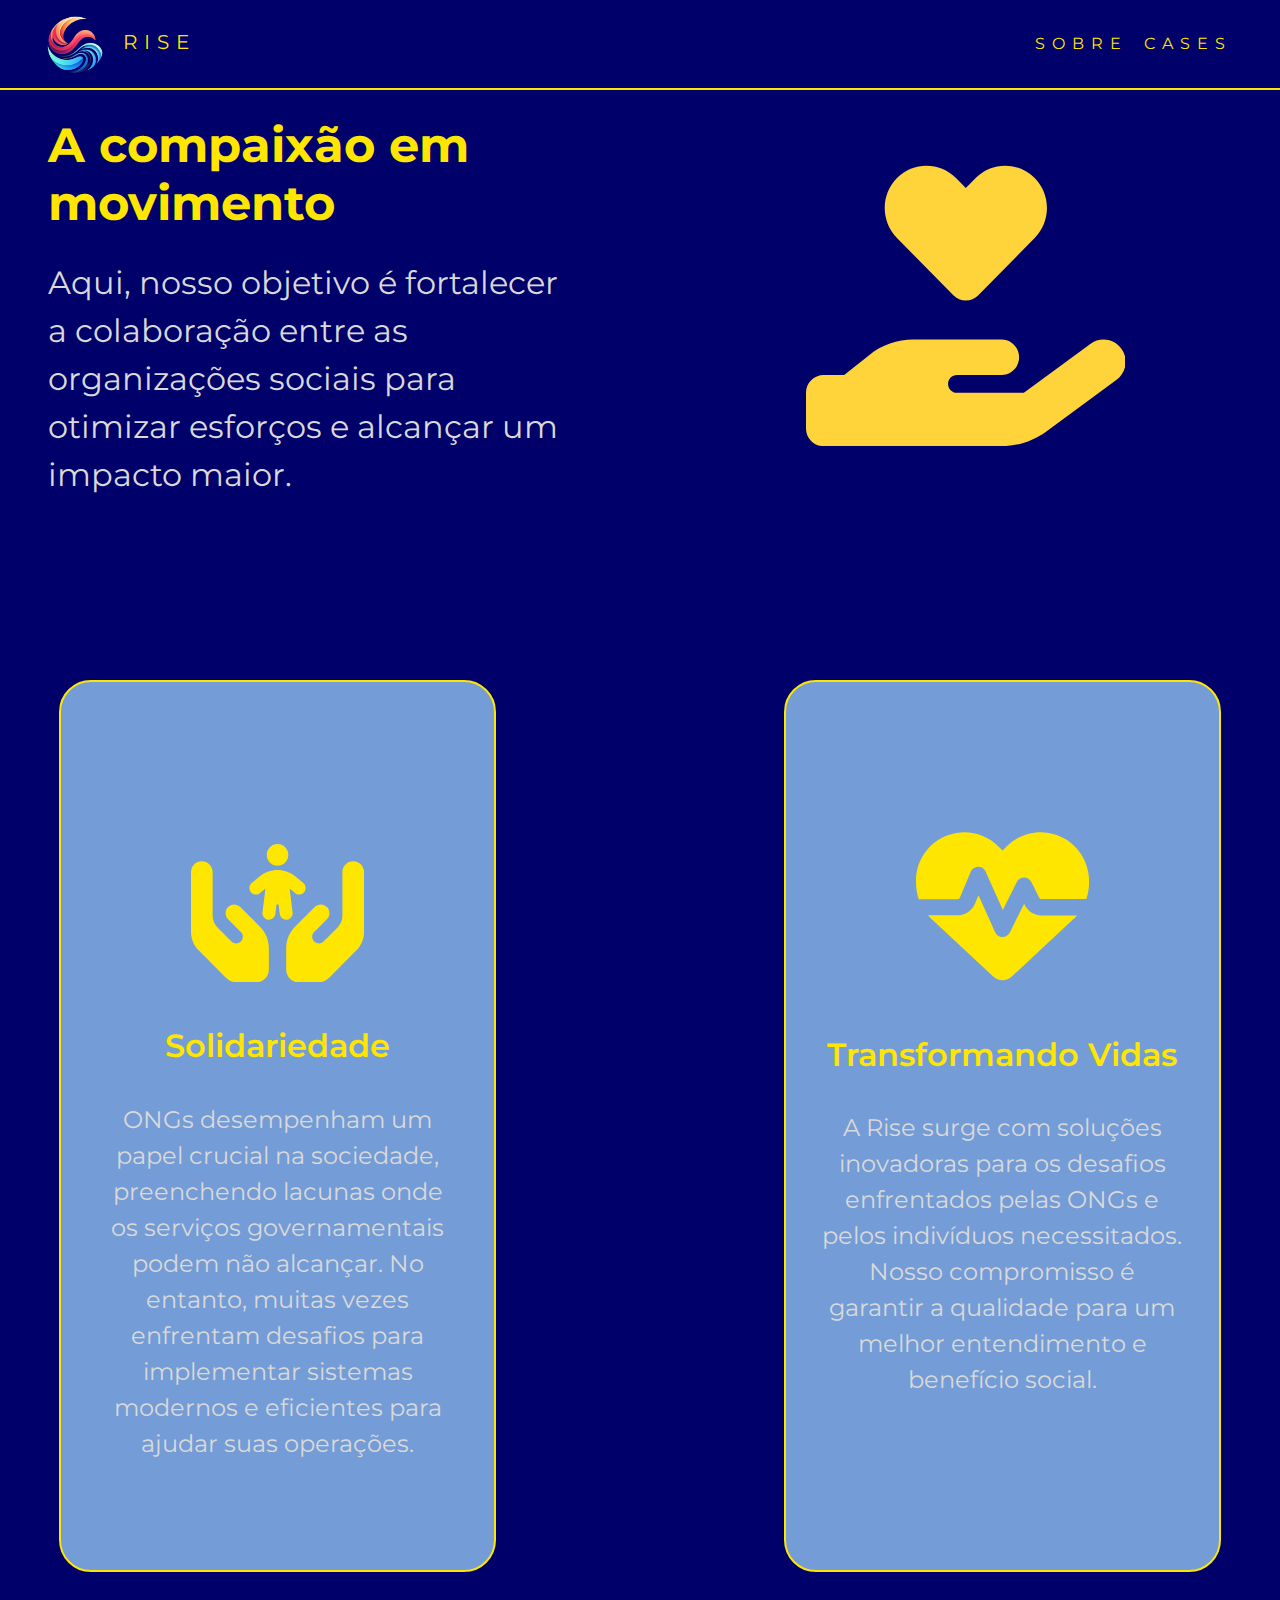
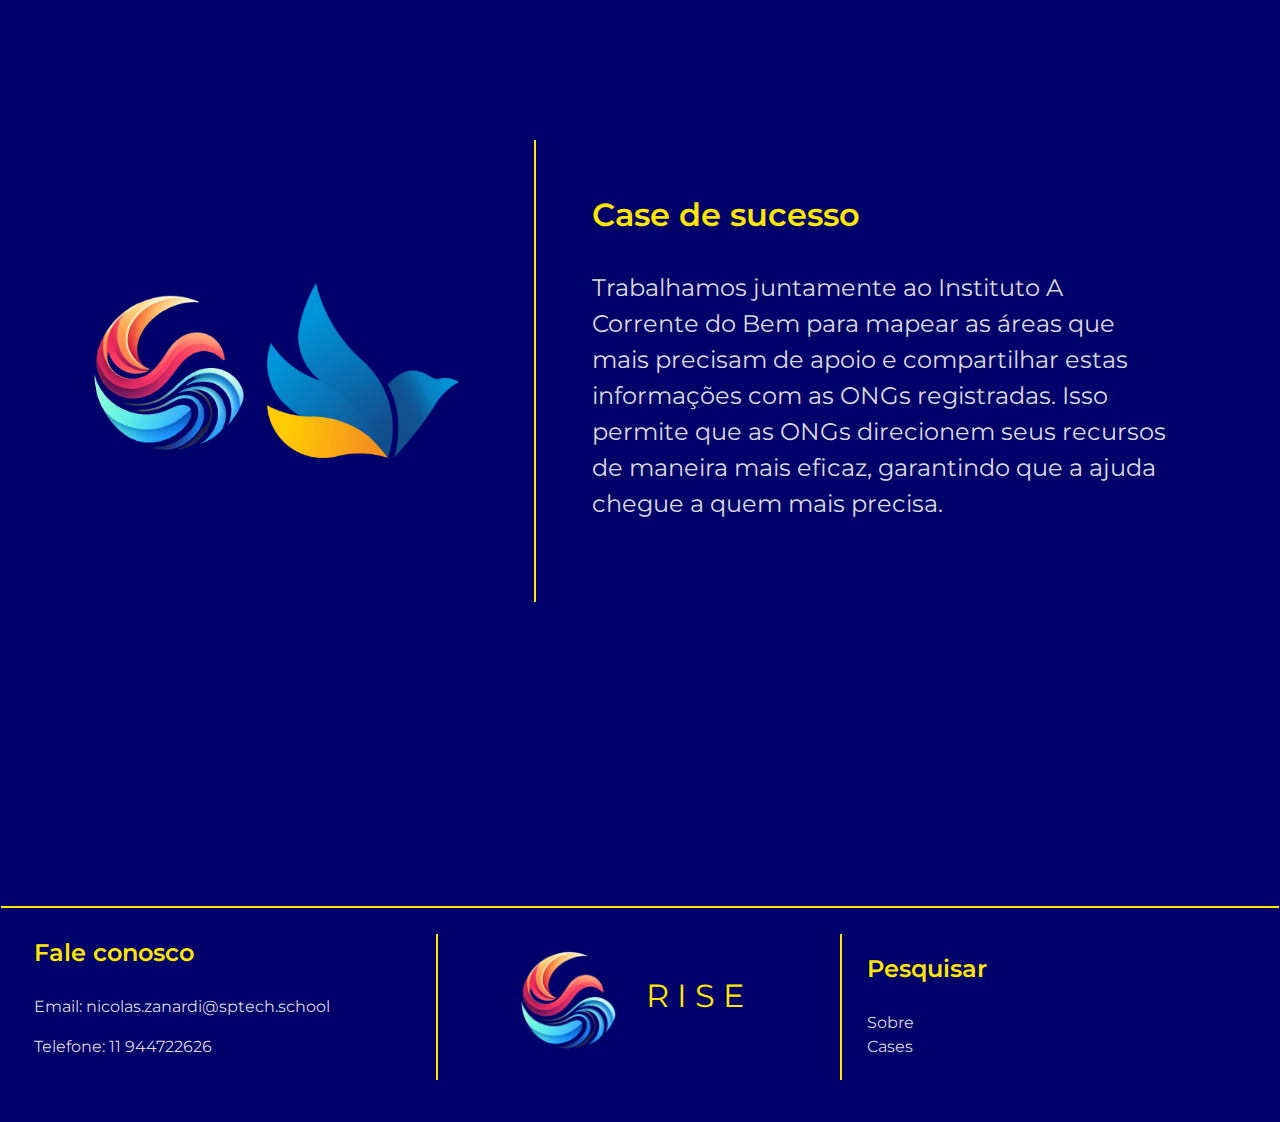
<file: public/index.html>
<!DOCTYPE html>
<html lang="en">

<head>
    <meta charset="UTF-8">
    <meta name="viewport" content="width=device-width, initial-scale=1.0">
    <link rel="icon" href="images/logo.ico">
    <title>Rise</title>
    <link rel="stylesheet" href="css/bootstrap/bootstrap.css">
    <link rel="stylesheet" href="css/bootstrap/bootstrap-reboot.css">
    <link rel="stylesheet" href="css/bootstrap/bootstrap-grid.css">
    <link rel="stylesheet" href="css/style.css">
</head>

<body>
    <nav class="navbar navbar-expand-lg navbar-dark bg-blue escritaLogo">
        <a class="navbar-brand escritaLogo" href="#">
            <img src="images/logo.ico" width="70" height="70" class="d-inline-block align-middle" alt="">
            RISE
        </a>
        <button class="navbar-toggler" type="button" data-toggle="collapse" data-target="#navbarNav"
            aria-controls="navbarNav" aria-expanded="false" aria-label="Toggle navigation">
            <span class="navbar-toggler-icon"></span>
        </button>
        <div class="collapse navbar-collapse colorList" id="navbarNav">
            <ul class="navbar-nav ml-auto colorList">
                <li class="nav-item active">
                    <a class="nav-link" href="#cardSobre"">SOBRE</a>
                </li>
                <li class=" nav-item">
                        <a class="nav-link" href="#cardProjetos">CASES</a>
                </li>
            </ul>
        </div>
    </nav>

    <div class="banner d-flex flex-column flex-sm-row p-3 p-md-5">
        <div class="w-100 w-sm-40 d-flex flex-column min-h-100 justify-content-center text-main-section mb-5">
            <h1 class="titleHome">A compaixão em movimento</h1>
            <p class="textHome">Aqui, nosso objetivo é fortalecer a colaboração entre as organizações sociais para
                otimizar esforços e
                alcançar um impacto maior.</p>
        </div>
        <div class="w-100 w-sm-40 min-h-100 d-flex justify-content-center align-items-center position-relative">
            <svg class="svgHand" xmlns="http://www.w3.org/2000/svg"
                viewBox="0 0 576 512"><!--!Font Awesome Free 6.5.2 by @fontawesome - https://fontawesome.com License - https://fontawesome.com/license/free Copyright 2024 Fonticons, Inc.-->
                <path fill="#FFD43B"
                    d="M163.9 136.9c-29.4-29.8-29.4-78.2 0-108s77-29.8 106.4 0l17.7 18 17.7-18c29.4-29.8 77-29.8 106.4 0s29.4 78.2 0 108L310.5 240.1c-6.2 6.3-14.3 9.4-22.5 9.4s-16.3-3.1-22.5-9.4L163.9 136.9zM568.2 336.3c13.1 17.8 9.3 42.8-8.5 55.9L433.1 485.5c-23.4 17.2-51.6 26.5-80.7 26.5H192 32c-17.7 0-32-14.3-32-32V416c0-17.7 14.3-32 32-32H68.8l44.9-36c22.7-18.2 50.9-28 80-28H272h16 64c17.7 0 32 14.3 32 32s-14.3 32-32 32H288 272c-8.8 0-16 7.2-16 16s7.2 16 16 16H392.6l119.7-88.2c17.8-13.1 42.8-9.3 55.9 8.5zM193.6 384l0 0-.9 0c.3 0 .6 0 .9 0z" />
            </svg>
        </div>
    </div>

    <div id="cardSobre" class=" row justify-content-center justify-content-center gap-20%">
        <div class="card-vertical col-10 col-md-4 mb-4 px-0 justify-content-center align-items-center">
            <svg class="svgHandChield ajustSVG" xmlns="http://www.w3.org/2000/svg"
                viewBox="0 0 640 512"><!--!Font Awesome Free 6.5.2 by @fontawesome - https://fontawesome.com License - https://fontawesome.com/license/free Copyright 2024 Fonticons, Inc.-->
                <path fill="#FFE600"
                    d="M320 0a40 40 0 1 1 0 80 40 40 0 1 1 0-80zm44.7 164.3L375.8 253c1.6 13.2-7.7 25.1-20.8 26.8s-25.1-7.7-26.8-20.8l-4.4-35h-7.6l-4.4 35c-1.6 13.2-13.6 22.5-26.8 20.8s-22.5-13.6-20.8-26.8l11.1-88.8L255.5 181c-10.1 8.6-25.3 7.3-33.8-2.8s-7.3-25.3 2.8-33.8l27.9-23.6C271.3 104.8 295.3 96 320 96s48.7 8.8 67.6 24.7l27.9 23.6c10.1 8.6 11.4 23.7 2.8 33.8s-23.7 11.4-33.8 2.8l-19.8-16.7zM40 64c22.1 0 40 17.9 40 40v40 80 40.2c0 17 6.7 33.3 18.7 45.3l51.1 51.1c8.3 8.3 21.3 9.6 31 3.1c12.9-8.6 14.7-26.9 3.7-37.8l-15.2-15.2-32-32c-12.5-12.5-12.5-32.8 0-45.3s32.8-12.5 45.3 0l32 32 15.2 15.2 0 0 25.3 25.3c21 21 32.8 49.5 32.8 79.2V464c0 26.5-21.5 48-48 48H173.3c-17 0-33.3-6.7-45.3-18.7L28.1 393.4C10.1 375.4 0 351 0 325.5V224 160 104C0 81.9 17.9 64 40 64zm560 0c22.1 0 40 17.9 40 40v56 64V325.5c0 25.5-10.1 49.9-28.1 67.9L512 493.3c-12 12-28.3 18.7-45.3 18.7H400c-26.5 0-48-21.5-48-48V385.1c0-29.7 11.8-58.2 32.8-79.2l25.3-25.3 0 0 15.2-15.2 32-32c12.5-12.5 32.8-12.5 45.3 0s12.5 32.8 0 45.3l-32 32-15.2 15.2c-11 11-9.2 29.2 3.7 37.8c9.7 6.5 22.7 5.2 31-3.1l51.1-51.1c12-12 18.7-28.3 18.7-45.3V224 144 104c0-22.1 17.9-40 40-40z" />
            </svg>
            <div>
                <h2 class="mb-3  escritaCardTitulo">Solidariedade</h2>
                <p class="escritaCardTexto">ONGs desempenham um papel crucial na sociedade, preenchendo lacunas onde os
                    serviços governamentais
                    podem não alcançar. No entanto, muitas vezes enfrentam desafios para implementar sistemas modernos e
                    eficientes para ajudar suas operações.</p>
            </div>
        </div>
        <div class="card-vertical col-10 col-md-4 mb-4 px-0 justify-content-center align-items-center">
            <svg class="svgHandChield" xmlns="http://www.w3.org/2000/svg"
                viewBox="0 0 512 512"><!--!Font Awesome Free 6.5.2 by @fontawesome - https://fontawesome.com License - https://fontawesome.com/license/free Copyright 2024 Fonticons, Inc.-->
                <path fill="#FFE600"
                    d="M228.3 469.1L47.6 300.4c-4.2-3.9-8.2-8.1-11.9-12.4h87c22.6 0 43-13.6 51.7-34.5l10.5-25.2 49.3 109.5c3.8 8.5 12.1 14 21.4 14.1s17.8-5 22-13.3L320 253.7l1.7 3.4c9.5 19 28.9 31 50.1 31H476.3c-3.7 4.3-7.7 8.5-11.9 12.4L283.7 469.1c-7.5 7-17.4 10.9-27.7 10.9s-20.2-3.9-27.7-10.9zM503.7 240h-132c-3 0-5.8-1.7-7.2-4.4l-23.2-46.3c-4.1-8.1-12.4-13.3-21.5-13.3s-17.4 5.1-21.5 13.3l-41.4 82.8L205.9 158.2c-3.9-8.7-12.7-14.3-22.2-14.1s-18.1 5.9-21.8 14.8l-31.8 76.3c-1.2 3-4.2 4.9-7.4 4.9H16c-2.6 0-5 .4-7.3 1.1C3 225.2 0 208.2 0 190.9v-5.8c0-69.9 50.5-129.5 119.4-141C165 36.5 211.4 51.4 244 84l12 12 12-12c32.6-32.6 79-47.5 124.6-39.9C461.5 55.6 512 115.2 512 185.1v5.8c0 16.9-2.8 33.5-8.3 49.1z" />
            </svg>
            <div>
                <h2 class="mb-3 escritaCardTitulo">Transformando Vidas</h2>
                <p class="escritaCardTexto">
                    A Rise surge com soluções inovadoras para os desafios enfrentados pelas ONGs e pelos indivíduos
                    necessitados. Nosso compromisso é garantir a qualidade para um melhor entendimento e benefício
                    social.
                </p>
            </div>
        </div>
    </div>

    <div id="cardProjetos" class="row p-3 p-md-8">
        <div class="card-horizontal">

            <div class="col-12 col-md-50 px-0 caseDeSucesso justify-content-center">
                <div class="imgCombo justify-content-center">
                    <img src="images/logo.png" alt="" class="card-image-full w-40 w-md-10">
                    <img src="images/Logo-ONG-ACB_Cor_Somente-o-passaro-512-x-512-300x274.png.webp" alt=""
                        class="card-image-full w-40 w-md-10">
                </div>
                <div class="col-12 col-md-7 px-0">
                    <div class="card-text">
                        <h2 class="escritaCardTitulo">Case de sucesso</h2>
                        <p class="escritaCardTextoCase">
                            Trabalhamos juntamente ao Instituto A Corrente do Bem para mapear as áreas que mais precisam
                            de
                            apoio e compartilhar estas informações com as ONGs registradas. Isso permite que as ONGs
                            direcionem seus recursos de maneira mais eficaz, garantindo que a ajuda chegue a quem mais
                            precisa.
                            <br>
                        </p>
                        <br>
                    </div>
                </div>

            </div>
        </div>

        <footer class="d-flex w-full p-2 mt-3 footer">
            <div class="contatos">
                <H1 class="escritaCardTituloFooter">Fale conosco</H1>
                <p class="escritaCardTextoFooter">Email: nicolas.zanardi@sptech.school</p>
                <p class="escritaCardTextoFooter">Telefone: 11 944722626</p>
            </div>
            <div class="logoFooter">
                <p class="navbar-brand escritaLogoFooter" href="#">
                    <img src="images/logo.ico" width="120" height="120" class="d-inline-block align-middle" alt="">
                    RISE
                </p>
            </div>
            <div class="navegacao">
                <H1 class="escritaCardTituloFooter">Pesquisar</H1>
                <a class="escritaCardTextoFooter" href="#cardSobre"> Sobre</a>
                <a class="escritaCardTextoFooter" href="#cardProjetos">Cases</a>
            </div>

        </footer>

</body>

<script src="https://code.jquery.com/jquery-3.3.1.slim.min.js"></script>
<script src="https://cdnjs.cloudflare.com/ajax/libs/popper.js/1.14.7/umd/popper.min.js"></script>
<script src="https://stackpath.bootstrapcdn.com/bootstrap/4.3.1/js/bootstrap.min.js"></script>

</html>
</file>
<file: public/css/style.css>
@import url('https://fonts.googleapis.com/css2?family=Montserrat:ital,wght@0,100..900;1,100..900&display=swap');

body{
    background-color: #00006B;
}

*{
    box-sizing: border-box;
    margin: 0;
}



.midIcon {
    max-width: 50px;
    height: 50px;
    display: block;
}

.littleIcon {
    width: 30px;
    height: 30px;
    display: block;
}

.w-40 {
    width: 40%;
}




.gap-1{
    gap: 1rem;
}

.banner{
    display: flex;
    min-height: 680px;
    justify-content: center;
    gap: 10%;
    flex-wrap: nowrap;
    flex-direction: row;
    align-content: space-between;
    align-items: center;
}

.content{
    display: flex;
    justify-content: center;
    gap: 10%;
}

.card-vertical{
    display: flex;
    flex-direction: column;
    align-items: center;
    justify-content: start;
    border-radius: 32px;
    background-color: #749CD7;
    border: solid 2px #ffe600;
    text-align: center;
    padding: 8vh;
}

.card-image{
    width: 100%;
    height: 50%;
    border-radius: 10px 10px 0 0;
    object-fit: cover;
    justify-content: center;
}



.card-text{

    flex-direction: column;
    padding: 20px;
    width: 100%;
    gap: 5vh;
    border-left: solid 2px #FFE600;
    justify-content: center;
}

.card-horizontal{
    display: flex;
    width: 100%;
    flex-direction: column;
    align-items: center;
    height: fit-content;
    border-radius: 10px;
    color: #000;
    justify-content: center;
    
}

.singup-button{
    position: absolute;
    bottom: 10px;
    right: 10px;
    background-color: #2F6A8D;
    color: #fff;
    padding: 7px 15px;
    border: none;
    border-radius: 10px;
    font-size: 18px;
    font-weight: 600;
}

.text-main-section{
    color: #D9D9D9;
    font-size: 36px;}

.image-main-section{
    width: 100%;
    height: 100%;
    object-fit: cover;
    border-radius: 10px;
    color: #FFE600;
}

.escritaLogo {
    font-family: 'Montserrat';
    letter-spacing: 7px; 
    color: #FFE600;
    }

.bg-blue{
    background-color: #00006B;
    border-bottom: solid 2px #FFE600;
    padding: 2.5vh;
    padding-left: 4.5vh;
    padding-right: 4.5vh;
}

.ajustSVG {
    margin-top: 10vh;
}

.margin-bottom-3{
    font-family: 'Montserrat';
    justify-content: center;
}

.svgHand{
    display: flex;
    width: 60%;
    align-items: center;
    justify-content: center;
    margin-bottom: 8vh;
}

.titleHome{
    color: #FFE600;
    font-size: 48px;
    margin-bottom: 3vh;
    font-family: 'Montserrat';
    font-weight: bold;
}

.textHome{
    color: #d9d9d9;
    font-size: 32px;
    font-family: 'Montserrat';
}

.svgHandChield{
    display: flex;
    width: 40%;
    align-items: center;
    justify-content: center;
    margin-bottom: 1vh;
}

.escritaCardTitulo{
    color: #FFE600;
    font-size: 32px;
    margin-bottom: 3vh;
    margin: 4vh;
    font-family: 'Montserrat';
    font-weight:600;
}

.escritaCardTexto{
    color: #D9D9D9;
    font-size: 24px;
    margin: 4vh;
    font-family: 'Montserrat';
}

.imgCombo{
    display: flex;
    color: #D9D9D9;
    font-size: 24px;
    width: 180%;
    margin: 3vh;
    font-family: 'Montserrat';
    align-items: center;
    justify-content: center;
}

.caseDeSucesso{
    display: flex;
    flex-direction: row;
    align-items: center;
    width: 100%;
    justify-content: center;
    margin-top: 10%;    
    font-family: 'Montserrat';
}

.cardProjetos{
    display: flex;
    flex-direction: row;
    align-items: center;
    justify-content: center;
}

.escritaCardTextoCase{
    color: #D9D9D9;
    font-size: 24px;
    width: 83%;
    margin: 4vh;
    font-family: 'Montserrat';
}

.footer{
    border-top: solid 2px #ffe600;
    flex-direction: row;
    width: 100%;
    height: 200px;
    display: flex;
    align-items: center;
    justify-content: center;
}

.contatos{
    align-items: start;
    justify-content: center;
    flex-direction: column;
    display: flex;
    height: 80%;
    width: 33%;
    border-right: solid 2px #ffe600;
    margin-left: 2%;

}

.logoFooter{
    align-items: center;
    justify-content: center;
    display: flex;
    height: 80%;
    width: 33%;
    border-right: solid 2px #ffe600;
}

.navegacao{
    align-items: start;
    justify-content: center;
    flex-direction: column;
    display: flex;
    height: 80%;
    width: 33%;
    margin-left: 2%;

}

.escritaLogoFooter {
    font-family: 'Montserrat';
    font-size: 32px;
    letter-spacing: 8px; 
    color: #FFE600;
    }

    .escritaCardTextoFooter{
        color: #D9D9D9;
        font-size: 16px;
        font-family: 'Montserrat';
    
    }

    .escritaCardTituloFooter{
        color: #FFE600;
        font-size: 24px;
        margin-bottom: 3vh;
        font-family: 'Montserrat';
        font-weight:600;
    }
</file>
